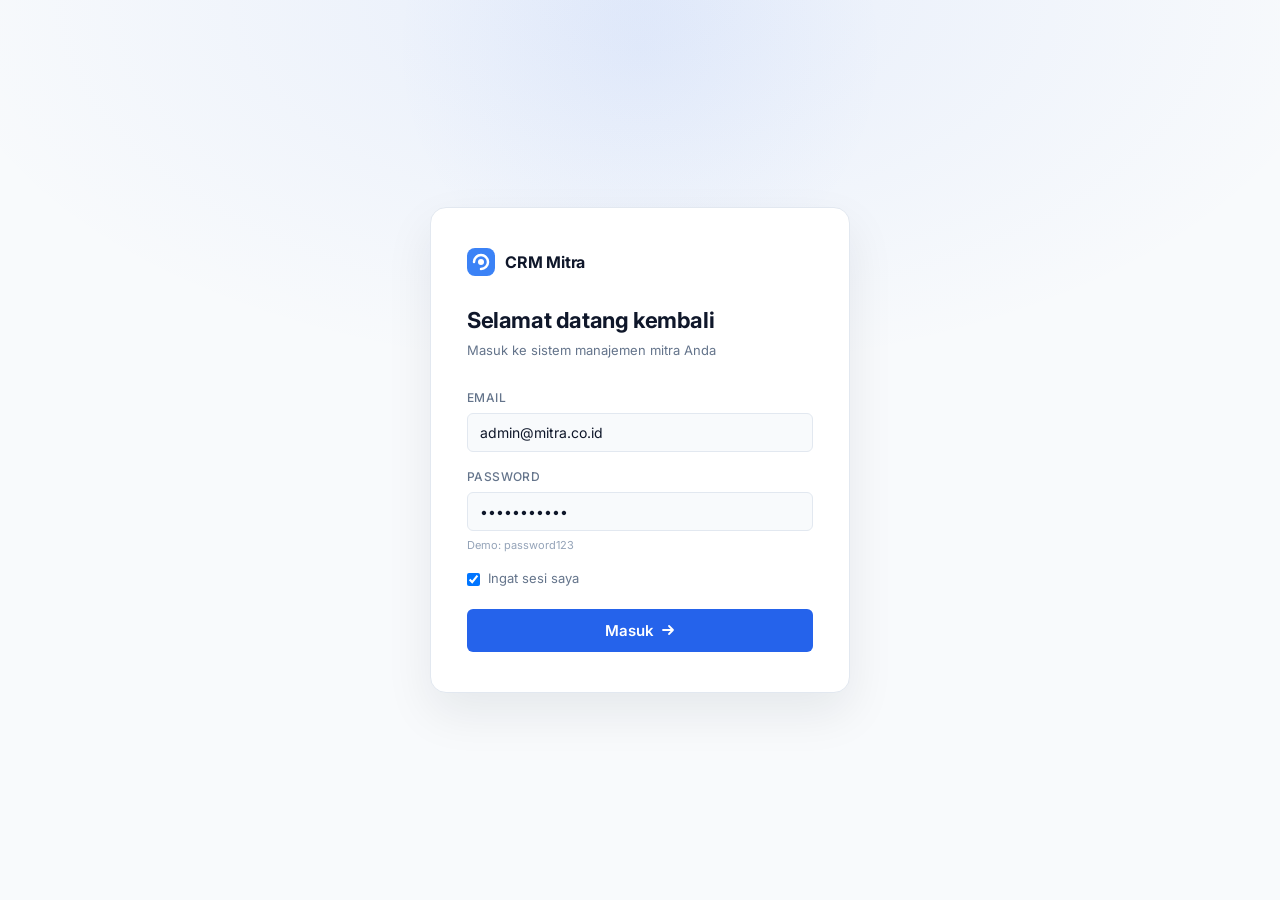
<file: index.html>
<!DOCTYPE html>
<html lang="id" data-theme="light">
<head>
  <meta charset="UTF-8" />
  <meta name="viewport" content="width=device-width, initial-scale=1.0" />
  <meta name="theme-color" content="#F8FAFC" />
  <meta name="description" content="CRM Mitra — Pengelolaan Pelanggan, Sales, dan Stok" />
  <title>CRM Mitra</title>
  <link rel="preconnect" href="https://fonts.googleapis.com" />
  <link rel="preconnect" href="https://fonts.gstatic.com" crossorigin />
  <link href="https://fonts.googleapis.com/css2?family=Inter:wght@400;500;600;700;800&display=swap" rel="stylesheet" />
  <link rel="stylesheet" href="style.css" />
  <script>
    // Instant smart router: redirect based on auth status
    (function() {
      try {
        var user = localStorage.getItem('crm_user');
        if (user) {
          window.location.replace('dashboard.html');
        } else {
          window.location.replace('login.html');
        }
      } catch (e) {
        window.location.replace('login.html');
      }
    })();
  </script>
</head>
<body style="display:flex;align-items:center;justify-content:center;min-height:100dvh;background:var(--bg);padding:20px;">
  <div style="max-width:420px;width:100%;text-align:center;background:var(--surface);border:1px solid var(--border);border-radius:var(--radius);padding:32px 24px;box-shadow:0 8px 30px rgba(0,0,0,.06);">
    <div style="display:inline-flex;align-items:center;justify-content:center;width:52px;height:52px;background:var(--surface-2);border-radius:14px;margin-bottom:16px;">
      <svg width="28" height="28" viewBox="0 0 28 28" fill="none"><rect width="28" height="28" rx="8" fill="#3B82F6"/><path d="M7 14C7 10.134 10.134 7 14 7V7C17.866 7 21 10.134 21 14V14C21 17.866 17.866 21 14 21V21" stroke="white" stroke-width="2.5" stroke-linecap="round"/><circle cx="14" cy="14" r="3" fill="white"/></svg>
    </div>
    <h1 style="font-size:20px;font-weight:700;color:var(--text);margin-bottom:6px;">CRM Mitra</h1>
    <p style="font-size:13px;color:var(--text-muted);margin-bottom:20px;">Memuat halaman aplikasi…</p>
    <div style="display:flex;flex-direction:column;gap:10px;">
      <a href="dashboard.html" class="btn-primary" style="justify-content:center;">Buka Dashboard</a>
      <a href="login.html" class="btn-secondary" style="justify-content:center;">Halaman Masuk (Login)</a>
    </div>
  </div>
</body>
</html>
</file>
<file: style.css>
/* ═══════════════════════════════════════════
   CRM Mitra — Design System
   Dark Utility Palette · Inter Font
═══════════════════════════════════════════ */

:root, [data-theme="light"] {
  --bg:          #F8FAFC;
  --surface:     #FFFFFF;
  --surface-2:   #F1F5F9;
  --border:      #E2E8F0;
  --border-2:    #CBD5E1;
  --text:        #0F172A;
  --text-muted:  #64748B;
  --text-faint:  #94A3B8;
  --accent:      #2563EB;
  --accent-hover:#1D4ED8;
  --accent-glow: rgba(37,99,235,0.16);
  --success:     #16A34A;
  --success-bg:  rgba(22,163,74,0.1);
  --warning:     #D97706;
  --warning-bg:  rgba(217,119,6,0.1);
  --danger:      #DC2626;
  --danger-bg:   rgba(220,38,38,0.1);
  --purple:      #7C3AED;
  --purple-bg:   rgba(124,58,237,0.1);

  --radius-sm:   6px;
  --radius:      10px;
  --radius-lg:   16px;
  --sidebar-w:   220px;
  --topbar-h:    56px;
  --bottom-nav-h:64px;

  --font: 'Inter', system-ui, -apple-system, sans-serif;
  --ease: cubic-bezier(.4,0,.2,1);
}

/* ── Dark Theme Override ────────────────── */
[data-theme="dark"] {
  --bg:          #0F1117;
  --surface:     #1A1D27;
  --surface-2:   #21253A;
  --border:      #2A2D3A;
  --border-2:    #353848;
  --text:        #E8EAF0;
  --text-muted:  #7B7F91;
  --text-faint:  #484C5E;
  --accent:      #3B82F6;
  --accent-hover:#2563EB;
  --accent-glow: rgba(59,130,246,0.25);
  --success:     #22C55E;
  --success-bg:  rgba(34,197,94,0.12);
  --warning:     #F59E0B;
  --warning-bg:  rgba(245,158,11,0.12);
  --danger:      #EF4444;
  --danger-bg:   rgba(239,68,68,0.12);
  --purple:      #8B5CF6;
  --purple-bg:   rgba(139,92,246,0.12);
}

[data-theme="dark"] .login-bg {
  background: radial-gradient(ellipse 80% 60% at 50% 0%, rgba(59,130,246,.18) 0%, transparent 70%);
}

[data-theme="dark"] .login-glow {
  background: radial-gradient(circle, rgba(59,130,246,.12) 0%, transparent 70%);
}

[data-theme="dark"] .login-card {
  box-shadow: 0 24px 64px rgba(0,0,0,.5);
}

[data-theme="dark"] .modal {
  box-shadow: 0 32px 80px rgba(0,0,0,.6);
}

[data-theme="dark"] .user-expand-menu {
  box-shadow: 0 -8px 24px rgba(0,0,0,.45);
}

[data-theme="dark"] .stat-card:hover {
  box-shadow: 0 8px 24px rgba(0,0,0,.3);
}

[data-theme="dark"] .customer-card:hover {
  box-shadow: 0 4px 16px rgba(0,0,0,.25);
}

[data-theme="dark"] .toast {
  box-shadow: 0 8px 24px rgba(0,0,0,.4);
}

*, *::before, *::after { box-sizing: border-box; margin: 0; padding: 0; }

a { text-decoration: none; color: inherit; }

html { scroll-behavior: smooth; }

body {
  font-family: var(--font);
  background: var(--bg);
  color: var(--text);
  line-height: 1.5;
  font-size: 14px;
  min-height: 100dvh;
  overflow-x: hidden;
  -webkit-font-smoothing: antialiased;
}

/* ── Scrollbar ──────────────────────────── */
::-webkit-scrollbar { width: 6px; height: 6px; }
::-webkit-scrollbar-track { background: transparent; }
::-webkit-scrollbar-thumb { background: var(--border-2); border-radius: 99px; }

/* ══════════════════════════════════════════
   LOGIN
══════════════════════════════════════════ */
.page { display: none; min-height: 100dvh; }
.page.active { display: flex; }

#page-login {
  align-items: center;
  justify-content: center;
  position: relative;
  overflow: hidden;
}

.login-bg {
  position: absolute; inset: 0;
  background: radial-gradient(ellipse 80% 60% at 50% 0%, rgba(37,99,235,.08) 0%, transparent 70%);
}

.login-glow {
  position: absolute;
  width: 500px; height: 500px;
  border-radius: 50%;
  background: radial-gradient(circle, rgba(37,99,235,.05) 0%, transparent 70%);
  top: -200px; left: 50%; transform: translateX(-50%);
  pointer-events: none;
}

.login-card {
  position: relative;
  width: 100%; max-width: 420px;
  background: var(--surface);
  border: 1px solid var(--border);
  border-radius: var(--radius-lg);
  padding: 40px 36px;
  box-shadow: 0 20px 48px rgba(15,23,42,.08);
  animation: fadeUp .4s var(--ease);
}

.login-brand {
  display: flex; align-items: center; gap: 10px;
  margin-bottom: 28px;
}
.brand-icon { display: flex; flex-shrink: 0; }
.brand-icon.sm svg { width: 20px; height: 20px; }
.brand-name { font-size: 16px; font-weight: 700; letter-spacing: -.2px; }

.login-title { font-size: 22px; font-weight: 700; letter-spacing: -.4px; margin-bottom: 4px; }
.login-sub { color: var(--text-muted); font-size: 13px; margin-bottom: 28px; }

/* ══════════════════════════════════════════
   FIELDS
══════════════════════════════════════════ */
.field-group { display: flex; flex-direction: column; gap: 6px; margin-bottom: 16px; }
.field-row { display: grid; grid-template-columns: 1fr 1fr; gap: 12px; }
.field-label { font-size: 12px; font-weight: 500; color: var(--text-muted); text-transform: uppercase; letter-spacing: .4px; }
.field-hint { font-size: 11px; color: var(--text-faint); }

.field-input {
  background: var(--bg);
  border: 1px solid var(--border);
  border-radius: var(--radius-sm);
  color: var(--text);
  font-family: var(--font);
  font-size: 14px;
  padding: 10px 12px;
  outline: none;
  transition: border-color .2s var(--ease), box-shadow .2s var(--ease);
  width: 100%;
}
.field-input:focus {
  border-color: var(--accent);
  box-shadow: 0 0 0 3px var(--accent-glow);
}
.field-input::placeholder { color: var(--text-faint); }
textarea.field-input { resize: vertical; }
select.field-input { cursor: pointer; }
option { background: var(--surface); color: var(--text); }

.checkbox-row {
  display: flex; align-items: center; gap: 8px;
  font-size: 13px; color: var(--text-muted);
  cursor: pointer; margin-bottom: 20px;
}

/* ══════════════════════════════════════════
   BUTTONS
══════════════════════════════════════════ */
.btn-primary {
  display: inline-flex; align-items: center; gap: 6px;
  background: var(--accent);
  color: #fff;
  border: none; border-radius: var(--radius-sm);
  font-family: var(--font); font-size: 14px; font-weight: 600;
  padding: 10px 18px;
  cursor: pointer;
  transition: background .15s var(--ease), box-shadow .15s var(--ease), transform .1s var(--ease);
}
.btn-primary:hover { background: var(--accent-hover); box-shadow: 0 4px 16px rgba(59,130,246,.35); }
.btn-primary:active { transform: scale(.97); }
.btn-primary.btn-full { width: 100%; justify-content: center; padding: 12px; font-size: 15px; }

.btn-secondary {
  display: inline-flex; align-items: center; gap: 6px;
  background: var(--surface-2);
  color: var(--text);
  border: 1px solid var(--border); border-radius: var(--radius-sm);
  font-family: var(--font); font-size: 13px; font-weight: 500;
  padding: 8px 14px;
  cursor: pointer;
  transition: background .15s, border-color .15s;
}
.btn-secondary:hover { background: var(--border); border-color: var(--border-2); }

.btn-ghost {
  display: inline-flex; align-items: center; gap: 6px;
  background: transparent;
  color: var(--text-muted);
  border: none; border-radius: var(--radius-sm);
  font-family: var(--font); font-size: 13px; font-weight: 500;
  padding: 8px 12px;
  cursor: pointer;
  transition: color .15s, background .15s;
}
.btn-ghost:hover { color: var(--text); background: var(--surface-2); }
.btn-ghost.sm { font-size: 12px; padding: 4px 8px; }

.btn-group { display: flex; gap: 8px; }

.icon-btn {
  display: flex; align-items: center; justify-content: center;
  background: transparent; border: none;
  color: var(--text-muted); width: 36px; height: 36px;
  border-radius: var(--radius-sm); cursor: pointer;
  transition: color .15s, background .15s;
}
.icon-btn:hover { color: var(--text); background: var(--surface-2); }

/* ══════════════════════════════════════════
   APP SHELL
══════════════════════════════════════════ */
.app-shell {
  display: flex; min-height: 100dvh;
  &.hidden { display: none; }
}

.main-wrap {
  flex: 1;
  display: flex; flex-direction: column;
  margin-left: var(--sidebar-w);
  min-width: 0;
  transition: margin-left .25s var(--ease);
}

/* ── Sidebar ────────────────────────────── */
.sidebar {
  position: fixed; top: 0; left: 0;
  width: var(--sidebar-w);
  height: 100dvh;
  background: var(--surface);
  border-right: 1px solid var(--border);
  display: flex; flex-direction: column;
  z-index: 100;
  transition: transform .25s var(--ease);
}

.sidebar-brand {
  display: flex; align-items: center; gap: 10px;
  padding: 20px 16px 16px;
  border-bottom: 1px solid var(--border);
}

.sidebar-nav {
  flex: 1; padding: 12px 8px; display: flex; flex-direction: column; gap: 2px;
  overflow-y: auto;
}

.nav-item {
  display: flex; align-items: center; gap: 10px;
  background: transparent; border: none;
  color: var(--text-muted);
  font-family: var(--font); font-size: 13.5px; font-weight: 500;
  padding: 9px 12px;
  border-radius: var(--radius-sm);
  cursor: pointer; width: 100%; text-align: left;
  transition: color .15s, background .15s;
  position: relative;
}
.nav-item:hover { color: var(--text); background: var(--surface-2); }
.nav-item.active { color: var(--accent); background: rgba(59,130,246,.1); }
.nav-item svg { flex-shrink: 0; }

.nav-badge {
  margin-left: auto;
  background: var(--surface-2);
  color: var(--text-muted);
  font-size: 10px; font-weight: 700;
  padding: 2px 6px; border-radius: 99px;
}
.nav-badge.warn { background: var(--warning-bg); color: var(--warning); }
.nav-badge.danger { background: var(--danger-bg); color: var(--danger); }

.nav-divider { border-top: 1px solid var(--border); margin: 8px 4px; }

.sidebar-user-wrap {
  position: relative;
  width: 100%;
}

.sidebar-user {
  display: flex; align-items: center; gap: 10px;
  padding: 14px 12px;
  border-top: 1px solid var(--border);
  position: relative;
}
.user-info { flex: 1; min-width: 0; }
.user-name { display: block; font-size: 13px; font-weight: 600; white-space: nowrap; overflow: hidden; text-overflow: ellipsis; }
.user-role { font-size: 11px; color: var(--text-muted); }

/* ── User Expand Menu (Expands Upward, same wide dimension) ── */
.user-expand-menu {
  position: absolute;
  bottom: 100%;
  left: 0;
  width: 100%;
  box-sizing: border-box;
  background: var(--surface);
  border-top: 1px solid var(--border);
  border-bottom: 1px solid var(--border);
  box-shadow: 0 -8px 24px rgba(0,0,0,.45);
  padding: 6px;
  display: flex;
  flex-direction: column;
  gap: 3px;
  opacity: 0;
  visibility: hidden;
  transform: translateY(8px);
  pointer-events: none;
  transition: opacity .2s var(--ease), transform .2s var(--ease), visibility .2s var(--ease);
  z-index: 105;
}

.user-expand-menu.open {
  opacity: 1;
  visibility: visible;
  transform: translateY(0);
  pointer-events: auto;
}

.user-menu-item {
  display: flex;
  align-items: center;
  gap: 10px;
  width: 100%;
  padding: 9px 10px;
  background: transparent;
  border: none;
  border-radius: var(--radius-sm);
  color: var(--text);
  font-family: var(--font);
  font-size: 13px;
  font-weight: 500;
  cursor: pointer;
  text-align: left;
  transition: background .15s var(--ease), color .15s var(--ease);
  box-sizing: border-box;
}

.user-menu-item:hover {
  background: var(--surface-2);
}

.user-menu-item svg {
  flex-shrink: 0;
  color: var(--text-muted);
  transition: color .15s var(--ease);
}

.user-menu-item:hover svg {
  color: var(--text);
}

.user-menu-item.danger {
  color: var(--danger);
}

.user-menu-item.danger svg {
  color: var(--danger);
}

.user-menu-item.danger:hover {
  background: var(--danger-bg);
}

.user-expand-btn .expand-icon {
  transition: transform .25s var(--ease);
}

.user-expand-btn.active .expand-icon {
  transform: rotate(180deg);
}

.sidebar-overlay {
  display: none;
  position: fixed; inset: 0; background: rgba(0,0,0,.55);
  z-index: 90; backdrop-filter: blur(2px);
}

/* ── Avatar ─────────────────────────────── */
.avatar {
  width: 34px; height: 34px; border-radius: 50%;
  background: linear-gradient(135deg, var(--accent), var(--purple));
  color: #fff; font-size: 12px; font-weight: 700;
  display: flex; align-items: center; justify-content: center;
  flex-shrink: 0; user-select: none;
}
.avatar.sm { width: 28px; height: 28px; font-size: 10px; }

/* ── Topbar ─────────────────────────────── */
.topbar {
  display: none;
  align-items: center; gap: 12px;
  height: var(--topbar-h);
  padding: 0 16px;
  background: var(--surface);
  border-bottom: 1px solid var(--border);
  position: sticky; top: 0; z-index: 80;
}
.topbar-title { flex: 1; font-size: 16px; font-weight: 700; }
.topbar-actions { display: flex; align-items: center; gap: 6px; }

.notif-btn { position: relative; }
.notif-dot {
  position: absolute; top: 6px; right: 6px;
  width: 7px; height: 7px; border-radius: 50%;
  background: var(--danger);
  border: 2px solid var(--surface);
}

/* ── Content ────────────────────────────── */
.content {
  flex: 1; padding: 28px 32px;
  overflow-y: auto;
}

/* ── Views ──────────────────────────────── */
.view { display: none; }
.view.active { display: block; animation: fadeUp .3s var(--ease); }

/* ── Bottom Nav ─────────────────────────── */
.bottom-nav {
  display: none;
  height: var(--bottom-nav-h);
  background: var(--surface);
  border-top: 1px solid var(--border);
  padding: 0 8px 8px;
  position: sticky; bottom: 0;
  grid-template-columns: repeat(4, 1fr);
  z-index: 80;
}

.bn-item {
  display: flex; flex-direction: column; align-items: center;
  justify-content: center; gap: 3px;
  background: transparent; border: none;
  color: var(--text-muted);
  font-family: var(--font); font-size: 10px; font-weight: 500;
  padding: 8px 4px;
  border-radius: var(--radius-sm);
  cursor: pointer;
  transition: color .15s;
}
.bn-item.active { color: var(--accent); }
.bn-item:hover { color: var(--text); }

/* ══════════════════════════════════════════
   PAGE HEADER
══════════════════════════════════════════ */
.page-header {
  display: flex; align-items: flex-start; justify-content: space-between;
  gap: 16px; margin-bottom: 24px;
  flex-wrap: wrap;
}
.page-title { font-size: 22px; font-weight: 700; letter-spacing: -.4px; }
.page-sub { font-size: 12px; color: var(--text-muted); margin-top: 2px; }

/* ══════════════════════════════════════════
   STAT CARDS
══════════════════════════════════════════ */
.stat-grid {
  display: grid;
  grid-template-columns: repeat(4, 1fr);
  gap: 14px;
  margin-bottom: 24px;
}

.stat-card {
  background: var(--surface);
  border: 1px solid var(--border);
  border-radius: var(--radius);
  padding: 18px 16px;
  cursor: pointer;
  transition: border-color .2s, transform .15s, box-shadow .2s;
}
.stat-card:hover {
  border-color: var(--border-2);
  transform: translateY(-2px);
  box-shadow: 0 8px 24px rgba(0,0,0,.3);
}

.stat-icon {
  width: 36px; height: 36px; border-radius: 8px;
  display: flex; align-items: center; justify-content: center;
  margin-bottom: 12px;
}
.stat-icon.blue  { background: rgba(59,130,246,.15); color: var(--accent); }
.stat-icon.green { background: var(--success-bg); color: var(--success); }
.stat-icon.warn  { background: var(--warning-bg); color: var(--warning); }
.stat-icon.purple{ background: var(--purple-bg);  color: var(--purple); }

.stat-value { font-size: 26px; font-weight: 800; letter-spacing: -.5px; line-height: 1; margin-bottom: 4px; }
.stat-label { font-size: 12px; color: var(--text-muted); font-weight: 500; margin-bottom: 8px; }
.stat-delta { font-size: 11px; font-weight: 600; }
.stat-delta.up   { color: var(--success); }
.stat-delta.down { color: var(--danger); }

/* ══════════════════════════════════════════
   PANELS
══════════════════════════════════════════ */
.panel {
  background: var(--surface);
  border: 1px solid var(--border);
  border-radius: var(--radius);
  overflow: hidden;
}
.panel-header {
  display: flex; align-items: center; justify-content: space-between;
  padding: 14px 16px;
  border-bottom: 1px solid var(--border);
}
.panel-title { font-size: 13px; font-weight: 600; }
.mt-4 { margin-top: 14px; }

.two-col { display: grid; grid-template-columns: 1fr 1fr; gap: 14px; }

/* ── Activity List ──────────────────────── */
.activity-list { list-style: none; }
.activity-item {
  display: flex; align-items: center; gap: 12px;
  padding: 12px 16px;
  border-bottom: 1px solid var(--border);
  transition: background .15s;
}
.activity-item:last-child { border-bottom: none; }
.activity-item:hover { background: var(--surface-2); }

.act-dot {
  width: 8px; height: 8px; border-radius: 50%; flex-shrink: 0;
}
.act-dot.done    { background: var(--success); }
.act-dot.pending { background: var(--warning); }

.act-info { flex: 1; }
.act-title { display: block; font-size: 13px; font-weight: 500; }
.act-meta  { font-size: 11px; color: var(--text-muted); }

.act-badge { font-size: 10px; font-weight: 700; padding: 3px 8px; border-radius: 99px; white-space: nowrap; }
.act-badge.done    { background: var(--surface-2); color: var(--text-muted); }
.act-badge.pending { background: var(--warning-bg); color: var(--warning); }
.act-badge.success { background: var(--success-bg); color: var(--success); }

/* ── Stock Alert List ───────────────────── */
.stock-alert-list { list-style: none; }
.stock-alert-item {
  display: grid;
  grid-template-columns: 1fr auto auto;
  align-items: center; gap: 10px;
  padding: 11px 16px;
  border-bottom: 1px solid var(--border);
}
.stock-alert-item:last-child { border-bottom: none; }
.sa-info { min-width: 0; }
.sa-name { display: block; font-size: 13px; font-weight: 500; white-space: nowrap; overflow: hidden; text-overflow: ellipsis; }
.sa-sku  { font-size: 10px; color: var(--text-faint); }
.sa-bar-wrap { width: 80px; height: 5px; background: var(--border); border-radius: 99px; overflow: hidden; }
.sa-bar { height: 100%; width: var(--pct); background: var(--clr); border-radius: 99px; }
.sa-qty { font-size: 11px; font-weight: 700; white-space: nowrap; }
.sa-qty.danger { color: var(--danger); }
.sa-qty.warn   { color: var(--warning); }

/* ── Pipeline Bars ──────────────────────── */
.pipeline-bars { padding: 16px; display: flex; flex-direction: column; gap: 14px; }
.pb-row { display: flex; align-items: center; gap: 12px; }
.pb-label { font-size: 12px; color: var(--text-muted); width: 80px; flex-shrink: 0; }
.pb-track { flex: 1; height: 8px; background: var(--border); border-radius: 99px; overflow: hidden; }
.pb-fill  { height: 100%; border-radius: 99px; transition: width .8s var(--ease); }
.pb-val   { font-size: 12px; font-weight: 700; width: 28px; text-align: right; }

/* ══════════════════════════════════════════
   SEARCH / FILTER BAR
══════════════════════════════════════════ */
.search-filter-bar {
  display: flex; gap: 10px; flex-wrap: wrap;
  margin-bottom: 16px;
}
.search-wrap {
  flex: 1; min-width: 200px;
  position: relative; display: flex; align-items: center;
}
.search-icon { position: absolute; left: 10px; color: var(--text-faint); pointer-events: none; flex-shrink: 0; }
.search-input {
  background: var(--surface); border: 1px solid var(--border);
  border-radius: var(--radius-sm); color: var(--text);
  font-family: var(--font); font-size: 13.5px;
  padding: 9px 12px 9px 34px;
  outline: none; width: 100%;
  transition: border-color .2s, box-shadow .2s;
}
.search-input:focus { border-color: var(--accent); box-shadow: 0 0 0 3px var(--accent-glow); }
.search-input::placeholder { color: var(--text-faint); }

.select-filter {
  background: var(--surface); border: 1px solid var(--border);
  border-radius: var(--radius-sm); color: var(--text);
  font-family: var(--font); font-size: 13px;
  padding: 9px 12px; cursor: pointer; outline: none;
}

/* ══════════════════════════════════════════
   CUSTOMER LIST
══════════════════════════════════════════ */
.customer-list { display: flex; flex-direction: column; gap: 8px; }

.customer-card {
  background: var(--surface); border: 1px solid var(--border);
  border-radius: var(--radius);
  padding: 14px 16px;
  display: grid;
  grid-template-columns: 1fr auto;
  gap: 8px;
  cursor: pointer;
  transition: border-color .15s, transform .15s, box-shadow .15s;
}
.customer-card:hover {
  border-color: var(--border-2);
  transform: translateX(2px);
  box-shadow: 0 4px 16px rgba(0,0,0,.25);
}

.cc-name { font-size: 14px; font-weight: 600; margin-bottom: 4px; }
.cc-meta { font-size: 12px; color: var(--text-muted); }
.cc-meta span { margin-right: 10px; }

.cc-badge {
  font-size: 10px; font-weight: 700; padding: 3px 9px; border-radius: 99px;
  align-self: flex-start; white-space: nowrap;
}
.cc-badge.active   { background: var(--success-bg); color: var(--success); }
.cc-badge.prospect { background: rgba(59,130,246,.12); color: var(--accent); }
.cc-badge.inactive { background: var(--surface-2); color: var(--text-muted); }

/* ══════════════════════════════════════════
   TABS
══════════════════════════════════════════ */
.tab-row {
  display: flex; gap: 4px;
  border-bottom: 1px solid var(--border);
  margin-bottom: 20px;
}
.tab {
  background: transparent; border: none; border-bottom: 2px solid transparent;
  color: var(--text-muted); font-family: var(--font); font-size: 13px; font-weight: 500;
  padding: 8px 16px; cursor: pointer; margin-bottom: -1px;
  transition: color .15s, border-color .15s;
}
.tab:hover { color: var(--text); }
.tab.active { color: var(--accent); border-bottom-color: var(--accent); }

.tab-content { display: none; }
.tab-content.active { display: block; animation: fadeUp .25s var(--ease); }

.activity-cards { display: flex; flex-direction: column; gap: 10px; }

.activity-card {
  background: var(--surface); border: 1px solid var(--border);
  border-radius: var(--radius);
  padding: 14px 16px;
  display: flex; gap: 14px;
  transition: border-color .15s;
}
.activity-card:hover { border-color: var(--border-2); }

.ac-type-icon {
  width: 36px; height: 36px; border-radius: 8px;
  display: flex; align-items: center; justify-content: center;
  flex-shrink: 0; font-size: 16px;
}
.ac-type-icon.visit    { background: var(--success-bg); }
.ac-type-icon.call     { background: rgba(59,130,246,.12); }
.ac-type-icon.follow_up{ background: var(--warning-bg); }
.ac-type-icon.deal     { background: var(--purple-bg); }

.ac-body { flex: 1; min-width: 0; }
.ac-title { font-size: 14px; font-weight: 600; }
.ac-sub   { font-size: 12px; color: var(--text-muted); margin-top: 2px; }
.ac-note  { font-size: 12px; color: var(--text-faint); margin-top: 6px; font-style: italic; }

.ac-right { text-align: right; flex-shrink: 0; }
.ac-time  { font-size: 12px; color: var(--text-muted); }
.ac-status{ display: block; font-size: 10px; font-weight: 700; padding: 3px 8px; border-radius: 99px; margin-top: 6px; }
.ac-status.done    { background: var(--success-bg); color: var(--success); }
.ac-status.pending { background: var(--warning-bg); color: var(--warning); }

/* ══════════════════════════════════════════
   STOCK
══════════════════════════════════════════ */
.stock-summary-row {
  display: flex; gap: 8px; flex-wrap: wrap;
  margin-bottom: 14px;
}
.stock-chip {
  background: var(--surface); border: 1px solid var(--border);
  border-radius: var(--radius-sm); padding: 7px 14px;
  font-size: 12px; font-weight: 500; cursor: pointer;
  transition: border-color .15s, background .15s;
  display: flex; align-items: center; gap: 6px;
}
.stock-chip:hover { background: var(--surface-2); border-color: var(--border-2); }
.stock-chip.danger { border-color: var(--danger); color: var(--danger); background: var(--danger-bg); }
.stock-chip.warn   { border-color: var(--warning); color: var(--warning); background: var(--warning-bg); }
.stock-chip.success{ border-color: var(--success); color: var(--success); background: var(--success-bg); }

.stock-list { display: flex; flex-direction: column; gap: 8px; }

.stock-card {
  background: var(--surface); border: 1px solid var(--border);
  border-radius: var(--radius); padding: 14px 16px;
  transition: border-color .15s;
}
.stock-card:hover { border-color: var(--border-2); }
.stock-card.danger { border-left: 3px solid var(--danger); }
.stock-card.warn   { border-left: 3px solid var(--warning); }
.stock-card.safe   { border-left: 3px solid var(--success); }

.sc-header { display: flex; align-items: center; gap: 12px; margin-bottom: 10px; }
.sc-info { flex: 1; }
.sc-name { font-size: 14px; font-weight: 600; }
.sc-sku  { font-size: 11px; color: var(--text-faint); }
.sc-qty-label {
  font-size: 18px; font-weight: 800; letter-spacing: -.3px;
}
.sc-qty-label.danger { color: var(--danger); }
.sc-qty-label.warn   { color: var(--warning); }
.sc-qty-label.safe   { color: var(--success); }

.sc-bar-wrap { height: 5px; background: var(--border); border-radius: 99px; overflow: hidden; margin-bottom: 10px; }
.sc-bar { height: 100%; border-radius: 99px; transition: width .6s var(--ease); }
.sc-bar.danger { background: var(--danger); }
.sc-bar.warn   { background: var(--warning); }
.sc-bar.safe   { background: var(--success); }

.sc-actions { display: flex; gap: 8px; flex-wrap: wrap; }
.sc-action-btn {
  background: var(--surface-2); border: 1px solid var(--border);
  border-radius: var(--radius-sm); color: var(--text-muted);
  font-family: var(--font); font-size: 11px; font-weight: 600;
  padding: 5px 10px; cursor: pointer;
  transition: color .15s, background .15s, border-color .15s;
}
.sc-action-btn:hover { color: var(--text); background: var(--border); }
.sc-action-btn.in  { color: var(--success); border-color: var(--success); }
.sc-action-btn.in:hover { background: var(--success-bg); }
.sc-action-btn.out { color: var(--danger); border-color: var(--danger); }
.sc-action-btn.out:hover { background: var(--danger-bg); }

/* ══════════════════════════════════════════
   EMPTY STATE
══════════════════════════════════════════ */
.empty-state {
  display: flex; flex-direction: column; align-items: center; justify-content: center;
  gap: 12px; padding: 48px 16px; text-align: center;
  color: var(--text-muted);
}
.empty-state.large { padding: 80px 16px; }
.empty-title { font-size: 15px; font-weight: 600; color: var(--text); }
.empty-sub   { font-size: 13px; color: var(--text-muted); max-width: 320px; }

/* ══════════════════════════════════════════
   MODALS
══════════════════════════════════════════ */
.modal-backdrop {
  display: none;
  position: fixed; inset: 0;
  background: rgba(0,0,0,.6);
  backdrop-filter: blur(4px);
  z-index: 200;
  align-items: center; justify-content: center;
  padding: 16px;
  animation: fadeIn .2s var(--ease);
}
.modal-backdrop.open { display: flex; }

.modal {
  background: var(--surface);
  border: 1px solid var(--border);
  border-radius: var(--radius-lg);
  width: 100%; max-width: 480px;
  max-height: 90dvh;
  display: flex; flex-direction: column;
  box-shadow: 0 32px 80px rgba(0,0,0,.6);
  animation: slideUp .25s var(--ease);
}

.modal-header {
  display: flex; align-items: center; justify-content: space-between;
  padding: 18px 20px;
  border-bottom: 1px solid var(--border);
  flex-shrink: 0;
}
.modal-title { font-size: 15px; font-weight: 700; }
.modal-body  { padding: 20px; overflow-y: auto; flex: 1; }
.modal-footer{
  display: flex; justify-content: flex-end; gap: 10px;
  padding: 14px 20px;
  border-top: 1px solid var(--border);
  flex-shrink: 0;
}

/* ── Radio Group ────────────────────────── */
.radio-group { display: flex; flex-wrap: wrap; gap: 8px; }
.radio-opt {
  display: flex; align-items: center; gap: 6px;
  background: var(--bg); border: 1px solid var(--border);
  border-radius: var(--radius-sm); padding: 8px 12px;
  cursor: pointer; font-size: 13px;
  transition: border-color .15s, background .15s;
}
.radio-opt:hover { border-color: var(--accent); }
.radio-opt input { accent-color: var(--accent); }

/* ── Segmented Control ──────────────────── */
.seg-control {
  display: flex; background: var(--bg);
  border: 1px solid var(--border); border-radius: var(--radius-sm);
  padding: 3px; gap: 2px;
}
.seg {
  flex: 1; background: transparent; border: none;
  color: var(--text-muted); font-family: var(--font); font-size: 12px; font-weight: 600;
  padding: 6px 10px; border-radius: 6px;
  cursor: pointer; transition: all .15s;
}
.seg.active { background: var(--surface); color: var(--text); box-shadow: 0 1px 4px rgba(0,0,0,.3); }

/* ── Upload Area ────────────────────────── */
.upload-area {
  background: var(--bg); border: 1px dashed var(--border-2);
  border-radius: var(--radius-sm);
  display: flex; flex-direction: column; align-items: center; gap: 8px;
  padding: 24px; cursor: pointer; color: var(--text-muted);
  font-size: 12px; text-align: center;
  transition: border-color .15s, background .15s;
}
.upload-area:hover { border-color: var(--accent); background: rgba(59,130,246,.04); color: var(--accent); }

/* ══════════════════════════════════════════
   TOAST
══════════════════════════════════════════ */
.toast-container {
  position: fixed; bottom: 80px; right: 20px;
  display: flex; flex-direction: column; gap: 8px;
  z-index: 300; pointer-events: none;
}
.toast {
  display: flex; align-items: center; gap: 10px;
  padding: 12px 16px;
  background: var(--surface-2);
  border: 1px solid var(--border);
  border-radius: var(--radius-sm);
  font-size: 13px; font-weight: 500;
  box-shadow: 0 8px 24px rgba(0,0,0,.4);
  animation: slideLeft .3s var(--ease), fadeOut 0s .3s forwards;
  min-width: 220px; max-width: 340px;
}
.toast.success { border-left: 3px solid var(--success); }
.toast.info    { border-left: 3px solid var(--accent); }
.toast.error   { border-left: 3px solid var(--danger); }

/* ══════════════════════════════════════════
   ANIMATIONS
══════════════════════════════════════════ */
@keyframes fadeUp  { from { opacity:0; transform:translateY(12px); } to { opacity:1; transform:none; } }
@keyframes fadeIn  { from { opacity:0; } to { opacity:1; } }
@keyframes slideUp { from { opacity:0; transform:translateY(20px); } to { opacity:1; transform:none; } }
@keyframes slideLeft{ from { opacity:0; transform:translateX(20px); } to { opacity:1; transform:none; } }
@keyframes fadeOut { to { opacity:0; transform:translateX(10px); } }

/* ══════════════════════════════════════════
   RESPONSIVE — Mobile < 768px
══════════════════════════════════════════ */
@media (max-width: 768px) {
  .sidebar {
    transform: translateX(-100%);
  }
  .sidebar.open {
    transform: translateX(0);
    box-shadow: 8px 0 32px rgba(0,0,0,.5);
  }
  .sidebar-overlay.open { display: block; }

  .main-wrap { margin-left: 0; }
  .topbar { display: flex; }

  .content {
    padding: 16px;
    padding-bottom: calc(var(--bottom-nav-h) + 16px);
  }

  .bottom-nav { display: grid; }

  .stat-grid { grid-template-columns: 1fr 1fr; }
  .two-col   { grid-template-columns: 1fr; }

  .field-row { grid-template-columns: 1fr; }

  .toast-container { bottom: calc(var(--bottom-nav-h) + 12px); right: 12px; left: 12px; }
  .toast { min-width: unset; width: 100%; }

  .modal { max-height: 95dvh; border-radius: var(--radius) var(--radius) 0 0; margin-top: auto; align-self: flex-end; }
  .modal-backdrop { align-items: flex-end; padding: 0; }

  .pipeline-bars { padding: 12px; }
  .pb-label { width: 64px; }
}

@media (max-width: 480px) {
  .stat-grid { grid-template-columns: 1fr 1fr; gap: 10px; }
  .stat-value { font-size: 20px; }
  .page-title { font-size: 18px; }
  .theme-preview-cards { grid-template-columns: 1fr; }
}

/* ══════════════════════════════════════════
   SETTINGS & THEME TOGGLE
══════════════════════════════════════════ */
.settings-section {
  background: var(--bg);
  border: 1px solid var(--border);
  border-radius: var(--radius);
  padding: 16px;
  display: flex;
  flex-direction: column;
  gap: 14px;
}

.settings-section-header {
  display: flex;
  align-items: center;
  justify-content: space-between;
  border-bottom: 1px solid var(--border);
  padding-bottom: 10px;
}

.settings-section-title {
  font-size: 13px;
  font-weight: 700;
  color: var(--text);
  letter-spacing: -.2px;
}

.settings-section-badge {
  font-size: 10px;
  font-weight: 700;
  padding: 2px 7px;
  border-radius: 99px;
  background: rgba(59,130,246,.12);
  color: var(--accent);
}

.settings-row {
  display: flex;
  align-items: center;
  justify-content: space-between;
  gap: 16px;
  flex-wrap: wrap;
}

.settings-row-info {
  display: flex;
  flex-direction: column;
  gap: 3px;
  flex: 1;
  min-width: 160px;
}

.settings-row-label {
  font-size: 13.5px;
  font-weight: 600;
  color: var(--text);
}

.settings-row-desc {
  font-size: 12px;
  color: var(--text-muted);
  line-height: 1.4;
}

.theme-toggle-group {
  display: inline-flex;
  background: var(--surface);
  border: 1px solid var(--border);
  border-radius: var(--radius-sm);
  padding: 3px;
  gap: 2px;
}

.theme-toggle-btn {
  display: inline-flex;
  align-items: center;
  gap: 6px;
  background: transparent;
  border: none;
  border-radius: 4px;
  color: var(--text-muted);
  font-family: var(--font);
  font-size: 12px;
  font-weight: 600;
  padding: 6px 12px;
  cursor: pointer;
  transition: all .15s var(--ease);
}

.theme-toggle-btn:hover {
  color: var(--text);
}

.theme-toggle-btn.active {
  background: var(--accent);
  color: #FFFFFF;
  box-shadow: 0 2px 8px var(--accent-glow);
}

/* ── Theme Preview Cards ────────────────── */
.theme-preview-cards {
  display: grid;
  grid-template-columns: 1fr 1fr;
  gap: 12px;
  margin-top: 2px;
}

.theme-card {
  background: var(--surface);
  border: 2px solid var(--border);
  border-radius: var(--radius-sm);
  padding: 10px;
  cursor: pointer;
  transition: border-color .2s var(--ease), transform .15s var(--ease), box-shadow .2s var(--ease);
  display: flex;
  flex-direction: column;
  gap: 10px;
}

.theme-card:hover {
  border-color: var(--border-2);
  transform: translateY(-2px);
}

.theme-card.active {
  border-color: var(--accent);
  box-shadow: 0 0 0 3px var(--accent-glow);
}

.theme-preview-box {
  height: 64px;
  border-radius: 6px;
  overflow: hidden;
  display: flex;
  border: 1px solid rgba(0,0,0,0.1);
}

.dark-preview {
  background: #0F1117;
}

.dark-preview .tp-sidebar {
  width: 24px;
  background: #1A1D27;
  border-right: 1px solid #2A2D3A;
}

.dark-preview .tp-content {
  flex: 1;
  padding: 6px;
  display: flex;
  flex-direction: column;
  gap: 5px;
}

.dark-preview .tp-bar {
  height: 6px;
  width: 60%;
  background: #3B82F6;
  border-radius: 3px;
}

.dark-preview .tp-blocks {
  display: flex;
  gap: 4px;
  flex: 1;
}

.dark-preview .tp-block {
  flex: 1;
  background: #21253A;
  border-radius: 4px;
}

.light-preview {
  background: #F8FAFC;
}

.light-preview .tp-sidebar {
  width: 24px;
  background: #FFFFFF;
  border-right: 1px solid #E2E8F0;
}

.light-preview .tp-content {
  flex: 1;
  padding: 6px;
  display: flex;
  flex-direction: column;
  gap: 5px;
}

.light-preview .tp-bar {
  height: 6px;
  width: 60%;
  background: #2563EB;
  border-radius: 3px;
}

.light-preview .tp-blocks {
  display: flex;
  gap: 4px;
  flex: 1;
}

.light-preview .tp-block {
  flex: 1;
  background: #E2E8F0;
  border-radius: 4px;
}

.theme-card-footer {
  display: flex;
  align-items: center;
  justify-content: space-between;
}

.theme-card-name {
  display: flex;
  align-items: center;
  gap: 6px;
  font-size: 12px;
  font-weight: 600;
  color: var(--text);
}

.theme-card-indicator {
  width: 14px;
  height: 14px;
  border-radius: 50%;
  border: 1.5px solid var(--border-2);
  display: flex;
  align-items: center;
  justify-content: center;
  transition: all .15s var(--ease);
}

.theme-card.active .theme-card-indicator {
  border-color: var(--accent);
  background: var(--accent);
}

.theme-card.active .theme-card-indicator::after {
  content: '';
  width: 6px;
  height: 6px;
  border-radius: 50%;
  background: #FFFFFF;
}

.sys-badge {
  font-size: 11px;
  font-weight: 600;
  color: var(--text-muted);
  background: var(--surface);
  border: 1px solid var(--border);
  padding: 3px 8px;
  border-radius: var(--radius-sm);
}

/* ══════════════════════════════════════════
   REPORTS & EXPORT CENTER
══════════════════════════════════════════ */
.report-grid {
  display: grid;
  grid-template-columns: repeat(auto-fit, minmax(320px, 1fr));
  gap: 16px;
  margin-bottom: 24px;
}

.report-card {
  background: var(--surface);
  border: 1px solid var(--border);
  border-radius: var(--radius);
  padding: 20px;
  display: flex;
  flex-direction: column;
  gap: 14px;
  transition: transform .15s var(--ease), box-shadow .15s var(--ease);
}
.report-card:hover {
  transform: translateY(-2px);
  box-shadow: 0 8px 24px rgba(0,0,0,.08);
}
[data-theme="dark"] .report-card:hover {
  box-shadow: 0 8px 24px rgba(0,0,0,.35);
}

.report-header {
  display: flex;
  align-items: flex-start;
  gap: 14px;
}

.report-icon {
  width: 42px;
  height: 42px;
  border-radius: var(--radius-sm);
  display: flex;
  align-items: center;
  justify-content: center;
  flex-shrink: 0;
}
.report-icon.blue { background: rgba(59,130,246,.12); color: var(--accent); }
.report-icon.green { background: var(--success-bg); color: var(--success); }
.report-icon.warn { background: var(--warning-bg); color: var(--warning); }
.report-icon.purple { background: var(--purple-bg); color: var(--purple); }

.report-info { flex: 1; }
.report-title { font-size: 15px; font-weight: 700; color: var(--text); }
.report-desc { font-size: 12px; color: var(--text-muted); margin-top: 2px; line-height: 1.4; }

.report-stats {
  display: flex;
  gap: 12px;
  padding: 10px 12px;
  background: var(--surface-2);
  border-radius: var(--radius-sm);
  font-size: 12px;
  flex-wrap: wrap;
}
.report-stat-item {
  display: flex;
  align-items: center;
  gap: 6px;
  color: var(--text-muted);
}
.report-stat-item strong {
  color: var(--text);
  font-weight: 600;
}

.report-actions {
  display: flex;
  gap: 8px;
  margin-top: auto;
  padding-top: 6px;
}

/* ── Data Tables ────────────────────────── */
.table-container {
  overflow-x: auto;
  background: var(--surface);
  border: 1px solid var(--border);
  border-radius: var(--radius);
}
.data-table {
  width: 100%;
  border-collapse: collapse;
  text-align: left;
  font-size: 13px;
}
.data-table th {
  padding: 10px 14px;
  background: var(--surface-2);
  color: var(--text-muted);
  font-weight: 600;
  font-size: 11.5px;
  text-transform: uppercase;
  letter-spacing: .5px;
  border-bottom: 1px solid var(--border);
}
.data-table td {
  padding: 12px 14px;
  border-bottom: 1px solid var(--border);
  color: var(--text);
}
.data-table tr:last-child td {
  border-bottom: none;
}
.data-table tr:hover td {
  background: rgba(59,130,246,.03);
}

@media print {
  .sidebar, .topbar, .bottom-nav, .search-filter-bar, .report-actions, .btn-group, .icon-btn, .modal-backdrop {
    display: none !important;
  }
  .main-wrap { margin-left: 0 !important; }
  .content { padding: 0 !important; }
  body { background: white !important; color: black !important; }
}
</file>
